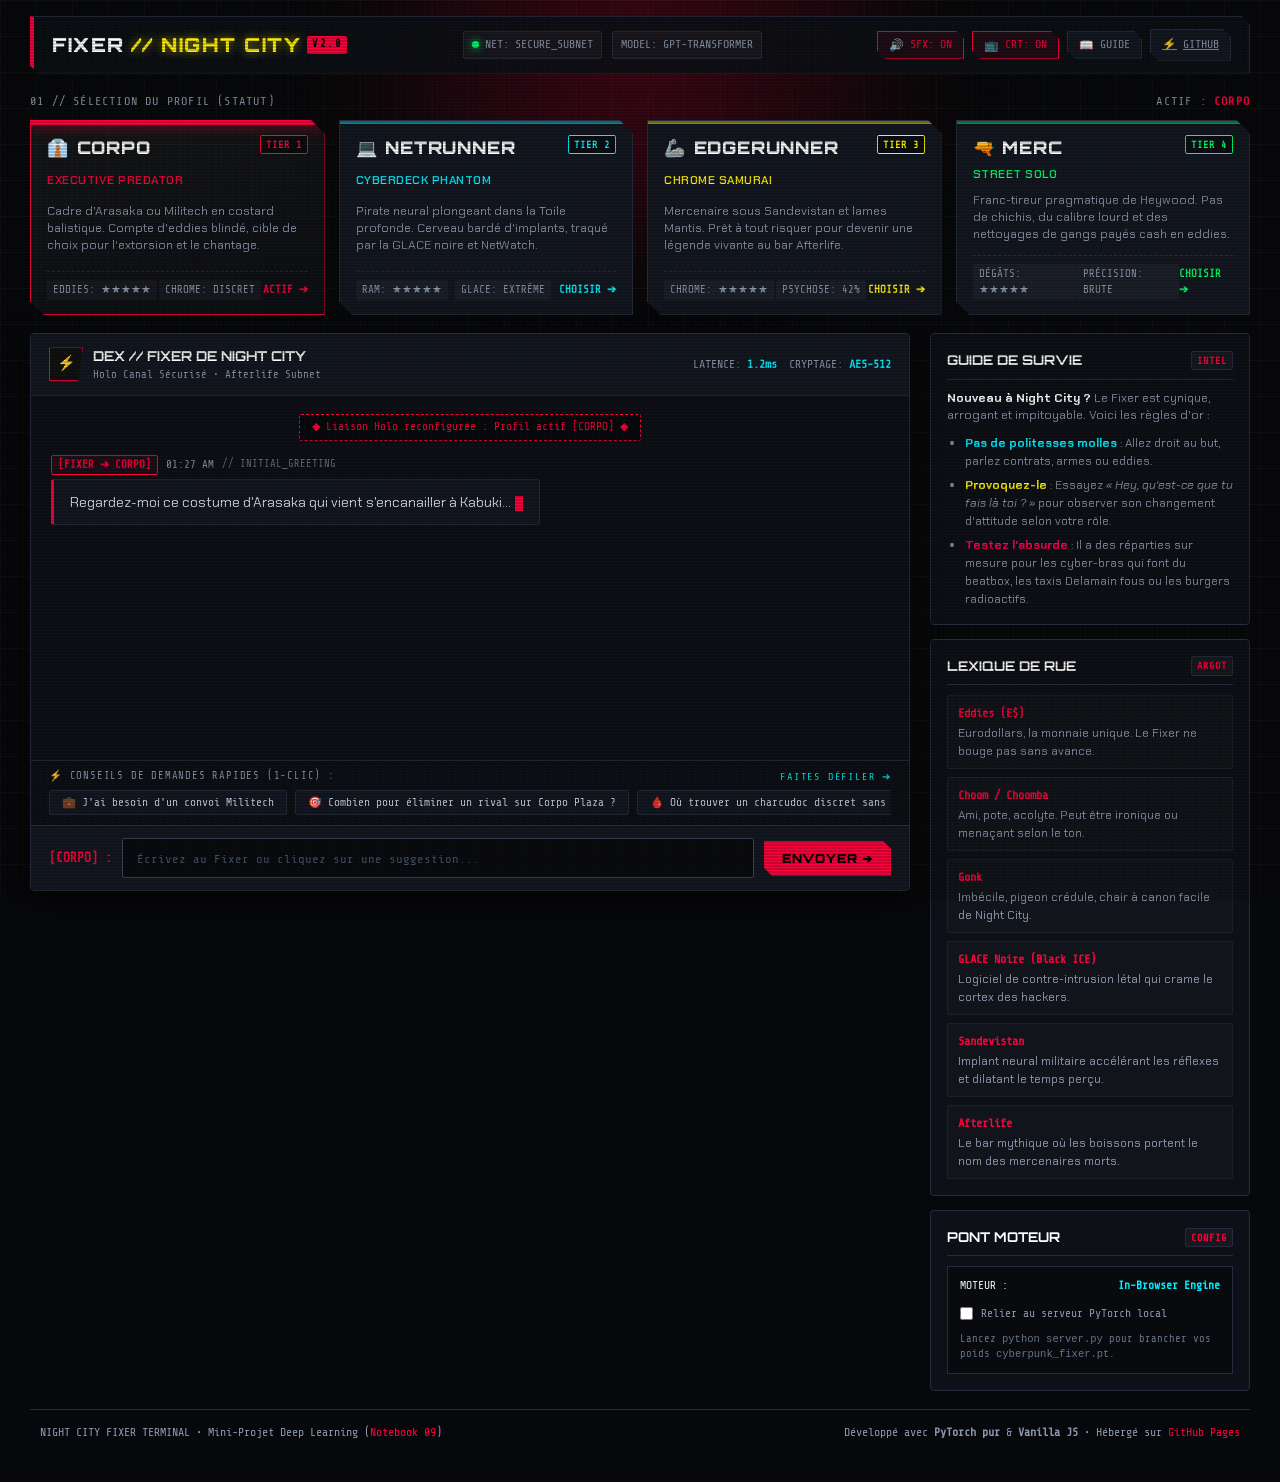
<file: index.html>
<!DOCTYPE html>
<html lang="fr">
<head>
  <meta charset="UTF-8">
  <meta http-equiv="refresh" content="0; url=docs/index.html">
  <title>Cyberpunk Fixer GPT - Redirection</title>
  <script>
    window.location.href = "docs/index.html";
  </script>
</head>
<body style="background: #07080b; color: #fcee0a; font-family: monospace; display: flex; align-items: center; justify-content: center; height: 100vh; margin: 0;">
  <p>CONNEXION HOLO EN COURS... <a href="docs/index.html" style="color: #00f0ff;">Cliquez ici si la redirection ne se fait pas automatiquement</a>.</p>
</body>
</html>
</file>
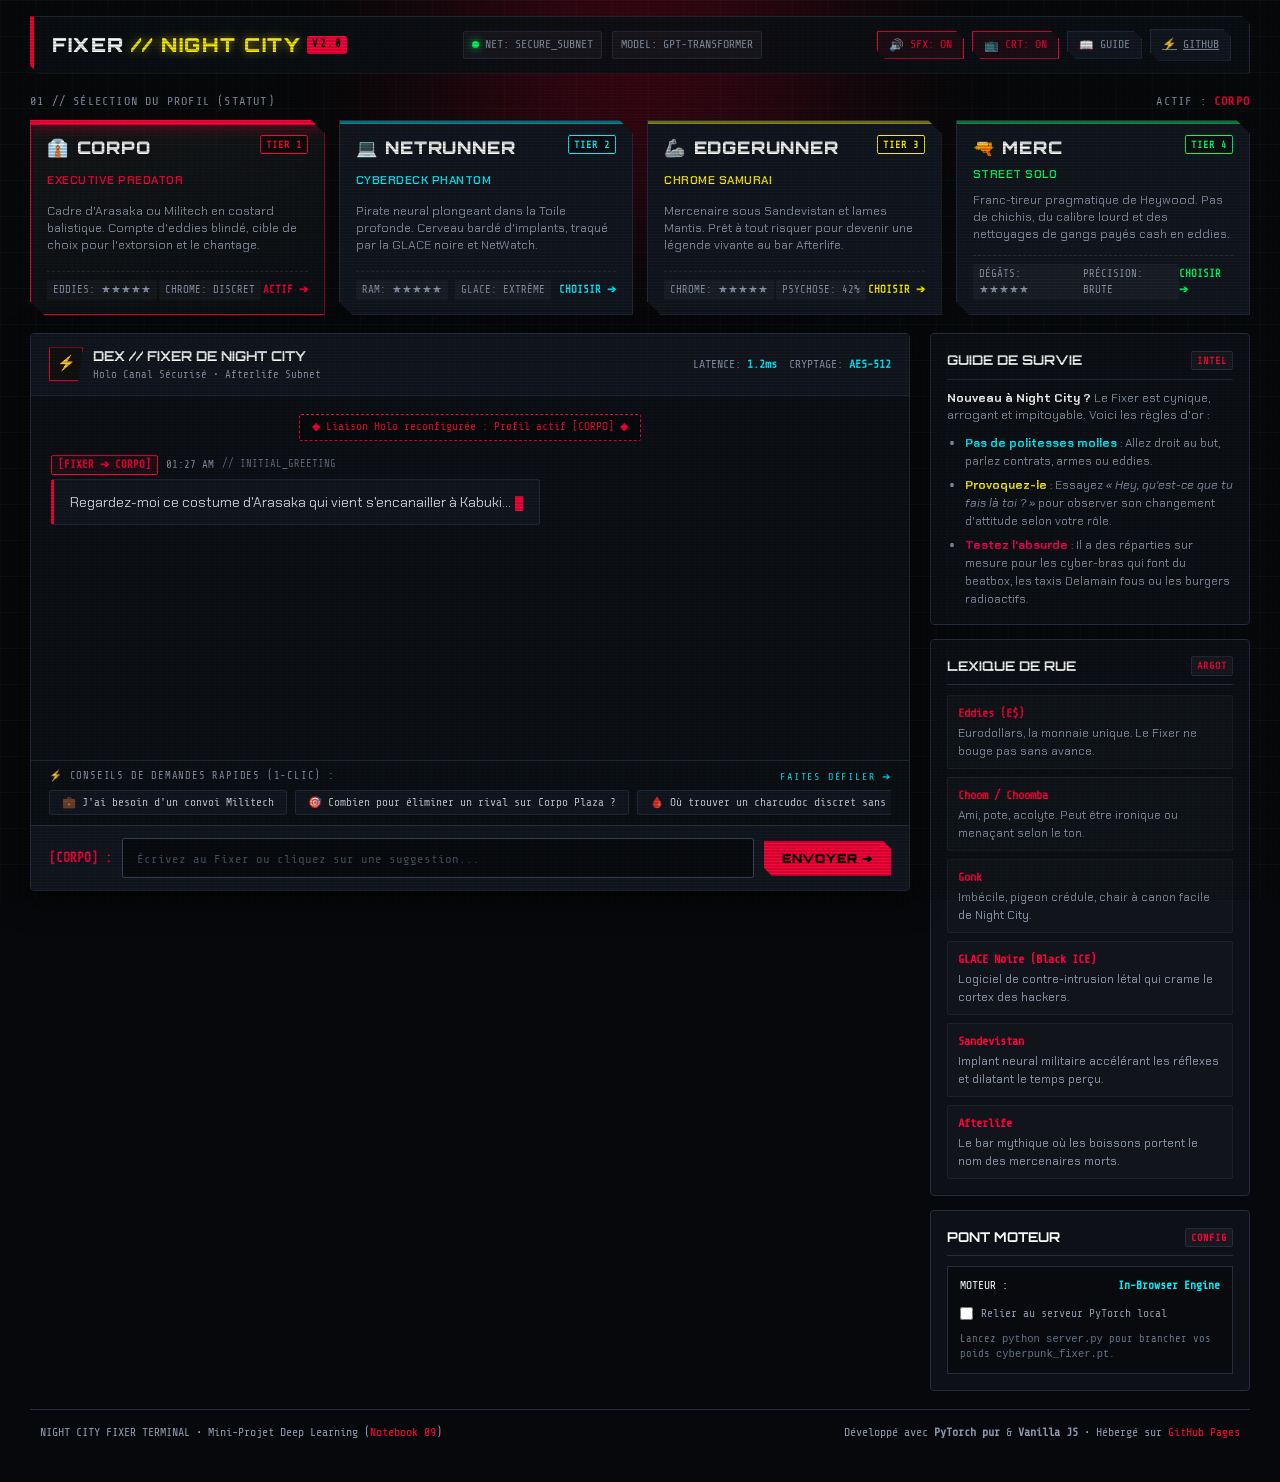
<file: docs/index.html>
<!DOCTYPE html>
<html lang="fr">
<head>
  <meta charset="UTF-8">
  <meta name="viewport" content="width=device-width, initial-scale=1.0, maximum-scale=5.0">
  <title>Cyberpunk Fixer — Terminal de Night City & Holo Interface</title>
  <meta name="description" content="Interface web interactive avec le Fixer de Night City. Conditionnement dynamique par rôle (CORPO, NETRUNNER, EDGERUNNER, MERC) inspiré de Cyberpunk 2077 et cyberpunktcg.com">
  <link rel="icon" href="data:image/svg+xml,<svg xmlns=%22http://www.w3.org/2000/svg%22 viewBox=%220 0 100 100%22><text y=%22.9em%22 font-size=%2290%22>⚡</text></svg>">
  <link rel="stylesheet" href="style.css">
</head>
<body data-role="CORPO">

  <!-- Cyber Grid Background and Ambient Glow -->
  <div class="bg-grid"></div>
  <div class="bg-ambient-glow"></div>

  <div class="app-container">

    <!-- ==============================================================================
         HUD HEADER
         ============================================================================== -->
    <header class="hud-header">
      <div class="brand-section">
        <div class="brand-logo-glitch">
          FIXER <span class="accent">// NIGHT CITY</span>
          <span class="version">v2.0</span>
        </div>
      </div>

      <div class="telemetry-badges">
        <div class="badge-item">
          <span class="indicator"></span>
          <span class="badge-text-full">NET: SECURE_SUBNET</span>
          <span class="badge-text-mobile">ONLINE</span>
        </div>
        <div class="badge-item badge-desktop-only">
          <span>MODEL: GPT-TRANSFORMER</span>
        </div>
      </div>

      <div class="hud-controls">
        <button id="sfx-toggle" class="hud-btn active" title="Activer/Désactiver les effets audio">
          <span class="btn-icon">🔊</span> <span class="btn-text">SFX: ON</span>
        </button>
        <button id="scanlines-toggle" class="hud-btn active" title="Activer/Désactiver les lignes CRT">
          <span class="btn-icon">📺</span> <span class="btn-text">CRT: ON</span>
        </button>
        <button id="intel-toggle-btn" class="hud-btn" title="Afficher/Masquer le guide de survie">
          <span class="btn-icon">📖</span> <span class="btn-text">GUIDE</span>
        </button>
        <a href="https://github.com/oscarcaux7/Cyberpunk-Fixer-GPT" target="_blank" rel="noopener noreferrer" class="hud-btn btn-repo" title="Voir le code sur GitHub">
          <span class="btn-icon">⚡</span> <span class="btn-text">GITHUB</span>
        </a>
      </div>
    </header>

    <!-- ==============================================================================
         SECTION 1 : TCG PERSONA CARDS (CHOISIR TON STATUT)
         ============================================================================== -->
    <section class="persona-section">
      <div class="section-label">
        <span>01 // SÉLECTION DU PROFIL (STATUT)</span>
        <span>ACTIF : <span class="accent-tag" id="fixer-role-badge">CORPO</span></span>
      </div>

      <div class="cards-grid">
        <!-- CARD 1: CORPO -->
        <article class="tcg-card selected" data-role-card="CORPO" tabindex="0" role="button" aria-pressed="true">
          <div class="card-header">
            <h2 class="role-title">👔 CORPO</h2>
            <span class="role-badge">TIER 1</span>
          </div>
          <div class="card-subtitle">Executive Predator</div>
          <p class="card-bio">
            Cadre d'Arasaka ou Militech en costard balistique. Compte d'eddies blindé, cible de choix pour l'extorsion et le chantage.
          </p>
          <div class="card-footer">
            <span class="stat-pill">EDDIES: ★★★★★</span>
            <span class="stat-pill desktop-stat">CHROME: DISCRET</span>
            <span class="select-indicator">ACTIF ➔</span>
          </div>
        </article>

        <!-- CARD 2: NETRUNNER -->
        <article class="tcg-card" data-role-card="NETRUNNER" tabindex="0" role="button" aria-pressed="false">
          <div class="card-header">
            <h2 class="role-title">💻 NETRUNNER</h2>
            <span class="role-badge">TIER 2</span>
          </div>
          <div class="card-subtitle">Cyberdeck Phantom</div>
          <p class="card-bio">
            Pirate neural plongeant dans la Toile profonde. Cerveau bardé d'implants, traqué par la GLACE noire et NetWatch.
          </p>
          <div class="card-footer">
            <span class="stat-pill">RAM: ★★★★★</span>
            <span class="stat-pill desktop-stat">GLACE: EXTRÊME</span>
            <span class="select-indicator">CHOISIR ➔</span>
          </div>
        </article>

        <!-- CARD 3: EDGERUNNER -->
        <article class="tcg-card" data-role-card="EDGERUNNER" tabindex="0" role="button" aria-pressed="false">
          <div class="card-header">
            <h2 class="role-title">🦾 EDGERUNNER</h2>
            <span class="role-badge">TIER 3</span>
          </div>
          <div class="card-subtitle">Chrome Samurai</div>
          <p class="card-bio">
            Mercenaire sous Sandevistan et lames Mantis. Prêt à tout risquer pour devenir une légende vivante au bar Afterlife.
          </p>
          <div class="card-footer">
            <span class="stat-pill">CHROME: ★★★★★</span>
            <span class="stat-pill desktop-stat">PSYCHOSE: 42%</span>
            <span class="select-indicator">CHOISIR ➔</span>
          </div>
        </article>

        <!-- CARD 4: MERC -->
        <article class="tcg-card" data-role-card="MERC" tabindex="0" role="button" aria-pressed="false">
          <div class="card-header">
            <h2 class="role-title">🔫 MERC</h2>
            <span class="role-badge">TIER 4</span>
          </div>
          <div class="card-subtitle">Street Solo</div>
          <p class="card-bio">
            Franc-tireur pragmatique de Heywood. Pas de chichis, du calibre lourd et des nettoyages de gangs payés cash en eddies.
          </p>
          <div class="card-footer">
            <span class="stat-pill">DÉGÂTS: ★★★★★</span>
            <span class="stat-pill desktop-stat">PRÉCISION: BRUTE</span>
            <span class="select-indicator">CHOISIR ➔</span>
          </div>
        </article>
      </div>
    </section>

    <!-- ==============================================================================
         SECTION 2 : WORKSPACE (TERMINAL HOLO + GUIDE DE NUIT)
         ============================================================================== -->
    <main class="main-workspace">

      <!-- TERMINAL CHAT CONTAINER (CENTERED HERO ELEMENT) -->
      <section class="terminal-hud" id="terminal-hud">
        <div class="terminal-header">
          <div class="fixer-identity">
            <div class="fixer-avatar">⚡</div>
            <div class="fixer-meta">
              <div class="name">DEX // FIXER DE NIGHT CITY</div>
              <div class="location">Holo Canal Sécurisé • Afterlife Subnet</div>
            </div>
          </div>
          <div class="terminal-stats">
            <div class="hud-stat-item"><span class="label">LATENCE:</span> <span class="val">1.2ms</span></div>
            <div class="hud-stat-item desktop-stat"><span class="label">CRYPTAGE:</span> <span class="val">AES-512</span></div>
          </div>
        </div>

        <!-- Chat Log Stream -->
        <div class="chat-log" id="chat-log"></div>

        <!-- Suggestion Chips Bar -->
        <div class="suggestions-bar">
          <div class="suggestions-title">
            <span>⚡ CONSEILS DE DEMANDES RAPIDES (1-CLIC) :</span>
            <span class="chips-hint">FAITES DÉFILER ➔</span>
          </div>
          <div class="chips-wrapper" id="chips-container">
            <!-- Dynamically populated by JS according to role -->
          </div>
        </div>

        <!-- Input Bar (Centered & Protected against edge crop) -->
        <div class="terminal-input-bar">
          <span class="input-prefix" id="input-prefix" data-full="[CORPO] :" data-short="👔 :">[CORPO] :</span>
          <input
            type="text"
            id="user-input"
            class="terminal-input"
            placeholder="Écrivez au Fixer ou cliquez sur une suggestion..."
            autocomplete="off"
            spellcheck="false"
          >
          <button id="send-btn" class="send-btn" title="Envoyer le message">
            <span class="btn-text-full">ENVOYER ➔</span>
            <span class="btn-text-mobile">➔</span>
          </button>
        </div>
      </section>

      <!-- SIDEBAR : LORE INTEL & NIGHT CITY SURVIVAL GUIDE -->
      <aside class="intel-sidebar" id="intel-sidebar">

        <!-- Mobile Close Button inside drawer -->
        <div class="sidebar-mobile-header">
          <span>📖 GUIDE DE SURVIE & LEXIQUE</span>
          <button id="sidebar-close-btn" class="hud-btn" style="padding: 2px 8px;">✕ FERMER</button>
        </div>

        <!-- Panel 1: Conseils pour débutants -->
        <div class="intel-panel">
          <div class="panel-title">
            <span>GUIDE DE SURVIE</span>
            <span class="tag">INTEL</span>
          </div>
          <p class="panel-desc">
            <strong style="color: #fff;">Nouveau à Night City ?</strong> Le Fixer est cynique, arrogant et impitoyable. Voici les règles d'or :
          </p>
          <ul class="intel-tips-list">
            <li><strong style="color: var(--neon-cyan);">Pas de politesses molles</strong> : Allez droit au but, parlez contrats, armes ou eddies.</li>
            <li><strong style="color: var(--neon-yellow);">Provoquez-le</strong> : Essayez <em>« Hey, qu'est-ce que tu fais là toi ? »</em> pour observer son changement d'attitude selon votre rôle.</li>
            <li><strong style="color: var(--neon-pink);">Testez l'absurde</strong> : Il a des réparties sur mesure pour les cyber-bras qui font du beatbox, les taxis Delamain fous ou les burgers radioactifs.</li>
          </ul>
        </div>

        <!-- Panel 2: Lexique d'Argot de Rue -->
        <div class="intel-panel">
          <div class="panel-title">
            <span>LEXIQUE DE RUE</span>
            <span class="tag">ARGOT</span>
          </div>
          <div class="glossary-list">
            <div class="glossary-item">
              <span class="term">Eddies (E$)</span>
              <span class="def">Eurodollars, la monnaie unique. Le Fixer ne bouge pas sans avance.</span>
            </div>
            <div class="glossary-item">
              <span class="term">Choom / Choomba</span>
              <span class="def">Ami, pote, acolyte. Peut être ironique ou menaçant selon le ton.</span>
            </div>
            <div class="glossary-item">
              <span class="term">Gonk</span>
              <span class="def">Imbécile, pigeon crédule, chair à canon facile de Night City.</span>
            </div>
            <div class="glossary-item">
              <span class="term">GLACE Noire (Black ICE)</span>
              <span class="def">Logiciel de contre-intrusion létal qui crame le cortex des hackers.</span>
            </div>
            <div class="glossary-item">
              <span class="term">Sandevistan</span>
              <span class="def">Implant neural militaire accélérant les réflexes et dilatant le temps perçu.</span>
            </div>
            <div class="glossary-item">
              <span class="term">Afterlife</span>
              <span class="def">Le bar mythique où les boissons portent le nom des mercenaires morts.</span>
            </div>
          </div>
        </div>

        <!-- Panel 3: Pont PyTorch Local Optionnel -->
        <div class="intel-panel">
          <div class="panel-title">
            <span>PONT MOTEUR</span>
            <span class="tag">CONFIG</span>
          </div>
          <div class="backend-box">
            <div class="backend-status-line">
              <span>MOTEUR :</span>
              <span class="status-tag-active" id="backend-label">In-Browser Engine</span>
            </div>
            <label class="backend-toggle-label">
              <input type="checkbox" id="local-backend-toggle">
              <span>Relier au serveur PyTorch local</span>
            </label>
            <div class="backend-hint">
              Lancez <code>python server.py</code> pour brancher vos poids <code>cyberpunk_fixer.pt</code>.
            </div>
          </div>
        </div>

      </aside>

      <!-- Mobile Sidebar Backdrop overlay -->
      <div class="sidebar-backdrop" id="sidebar-backdrop"></div>

    </main>

    <!-- FOOTER -->
    <footer class="hud-footer">
      <div>
        NIGHT CITY FIXER TERMINAL • Mini-Projet Deep Learning (<a href="https://github.com/oscarcaux7/Cyberpunk-Fixer-GPT/blob/main/09_cyberpunk_fixer.ipynb" target="_blank" rel="noopener noreferrer">Notebook 09</a>)
      </div>
      <div>
        Développé avec <strong>PyTorch pur</strong> & <strong>Vanilla JS</strong> • Hébergé sur <a href="https://github.com/oscarcaux7/Cyberpunk-Fixer-GPT" target="_blank" rel="noopener noreferrer">GitHub Pages</a>
      </div>
    </footer>

  </div>

  <script src="cyberpunk-engine.js"></script>
  <script src="app.js"></script>
</body>
</html>
</file>
<file: docs/style.css>
/* ==============================================================================
   CYBERPUNK FIXER - STYLESHEET (Mobile-Friendly & Centered Desktop Layout)
   Inspired by cyberpunktcg.com & Cyberpunk 2077 HUD Design System
   ============================================================================== */

@import url('https://fonts.googleapis.com/css2?family=Chakra+Petch:ital,wght@0,400;0,600;0,700;1,700&family=Orbitron:wght@500;700;900&family=Share+Tech+Mono&display=swap');

:root {
  --bg-primary: #07080b;
  --bg-secondary: #0d1017;
  --bg-card: #131722;
  --bg-card-hover: #181d2b;
  --border-dim: #262c3d;
  --border-bright: #3d4763;
  
  /* Cyberpunk Signature Palette */
  --neon-yellow: #fcee0a;
  --neon-cyan: #00f0ff;
  --neon-pink: #ff0055;
  --neon-red: #ff003c;
  --neon-green: #00ff66;
  --neon-purple: #a855f7;
  
  /* Active Role Theme (defaults to CORPO: red/gold) */
  --theme-accent: #ff003c;
  --theme-glow: rgba(255, 0, 60, 0.4);
  --theme-tag: #ff003c;
  --theme-bg-subtle: rgba(255, 0, 60, 0.08);

  --text-primary: #f0f4fc;
  --text-muted: #8d98af;
  --text-dark: #07080b;

  --font-display: 'Orbitron', 'Chakra Petch', sans-serif;
  --font-ui: 'Chakra Petch', sans-serif;
  --font-mono: 'Share Tech Mono', monospace;

  --clip-cut-corner: polygon(0 0, calc(100% - 14px) 0, 100% 14px, 100% 100%, 14px 100%, 0 calc(100% - 14px));
  --clip-cut-btn: polygon(0 0, calc(100% - 8px) 0, 100% 8px, 100% 100%, 8px 100%, 0 calc(100% - 8px));
}

/* Dynamic Themes set via data-role */
body[data-role="CORPO"] {
  --theme-accent: #ff003c;
  --theme-glow: rgba(255, 0, 60, 0.45);
  --theme-tag: #ff003c;
  --theme-bg-subtle: rgba(255, 0, 60, 0.08);
}

body[data-role="NETRUNNER"] {
  --theme-accent: #00f0ff;
  --theme-glow: rgba(0, 240, 255, 0.45);
  --theme-tag: #00f0ff;
  --theme-bg-subtle: rgba(0, 240, 255, 0.08);
}

body[data-role="EDGERUNNER"] {
  --theme-accent: #fcee0a;
  --theme-glow: rgba(252, 238, 10, 0.45);
  --theme-tag: #fcee0a;
  --theme-bg-subtle: rgba(252, 238, 10, 0.08);
}

body[data-role="MERC"] {
  --theme-accent: #00ff66;
  --theme-glow: rgba(0, 255, 102, 0.45);
  --theme-tag: #00ff66;
  --theme-bg-subtle: rgba(0, 255, 102, 0.08);
}

/* RESET & BASE */
*, *::before, *::after {
  box-sizing: border-box;
  margin: 0;
  padding: 0;
}

html, body {
  background-color: var(--bg-primary);
  color: var(--text-primary);
  font-family: var(--font-ui);
  font-size: 15px;
  line-height: 1.5;
  min-height: 100vh;
  overflow-x: hidden;
  -webkit-text-size-adjust: 100%;
}

/* Scanline and CRT Glitch Overlay */
body::before {
  content: " ";
  position: fixed;
  top: 0; left: 0; bottom: 0; right: 0;
  background: linear-gradient(rgba(18, 16, 16, 0) 50%, rgba(0, 0, 0, 0.22) 50%), linear-gradient(90deg, rgba(255, 0, 0, 0.025), rgba(0, 255, 0, 0.01), rgba(0, 255, 0, 0.025));
  background-size: 100% 3px, 6px 100%;
  pointer-events: none;
  z-index: 9999;
  opacity: 0.85;
}

body.no-scanlines::before {
  display: none;
}

/* Cyber Grid Background */
.bg-grid {
  position: fixed;
  inset: 0;
  background-image: 
    linear-gradient(to right, rgba(255, 255, 255, 0.025) 1px, transparent 1px),
    linear-gradient(to bottom, rgba(255, 255, 255, 0.025) 1px, transparent 1px);
  background-size: 36px 36px;
  pointer-events: none;
  z-index: 0;
}

.bg-ambient-glow {
  position: fixed;
  top: -120px;
  left: 50%;
  transform: translateX(-50%);
  width: min(800px, 90vw);
  height: 350px;
  background: radial-gradient(circle, var(--theme-glow) 0%, transparent 70%);
  pointer-events: none;
  z-index: 0;
  transition: background 0.6s ease;
  filter: blur(60px);
  opacity: 0.6;
}

/* CONTAINER (Centered with balanced padding) */
.app-container {
  position: relative;
  z-index: 1;
  max-width: 1260px;
  margin: 0 auto;
  padding: 16px 20px 40px;
  display: flex;
  flex-direction: column;
  gap: 18px;
  width: 100%;
}

/* ==============================================================================
   HEADER HUD
   ============================================================================== */
.hud-header {
  display: flex;
  justify-content: space-between;
  align-items: center;
  flex-wrap: wrap;
  gap: 12px;
  padding: 12px 18px;
  background: rgba(13, 16, 23, 0.9);
  border: 1px solid var(--border-dim);
  border-left: 4px solid var(--theme-accent);
  clip-path: var(--clip-cut-btn);
  backdrop-filter: blur(10px);
  transition: border-color 0.4s ease;
  width: 100%;
}

.brand-section {
  display: flex;
  align-items: center;
  gap: 12px;
}

.brand-logo-glitch {
  font-family: var(--font-display);
  font-size: 1.3rem;
  font-weight: 900;
  letter-spacing: 1.5px;
  color: #fff;
  text-transform: uppercase;
  display: flex;
  align-items: center;
  gap: 6px;
}

.brand-logo-glitch span.accent {
  color: var(--neon-yellow);
  text-shadow: 0 0 10px rgba(252, 238, 10, 0.6);
}

.brand-logo-glitch span.version {
  font-size: 0.7rem;
  font-family: var(--font-mono);
  background: var(--theme-accent);
  color: #000;
  font-weight: 700;
  padding: 1px 5px;
  border-radius: 2px;
  transition: background 0.4s ease;
}

.telemetry-badges {
  display: flex;
  align-items: center;
  gap: 10px;
  font-family: var(--font-mono);
  font-size: 0.78rem;
}

.badge-item {
  display: flex;
  align-items: center;
  gap: 6px;
  background: rgba(255, 255, 255, 0.04);
  padding: 4px 8px;
  border: 1px solid var(--border-dim);
  border-radius: 2px;
  color: var(--text-muted);
}

.badge-item .indicator {
  width: 7px;
  height: 7px;
  border-radius: 50%;
  background: var(--neon-green);
  box-shadow: 0 0 8px var(--neon-green);
  animation: pulse-dot 2s infinite ease-in-out;
}

.badge-text-mobile {
  display: none;
}

@keyframes pulse-dot {
  0%, 100% { opacity: 1; transform: scale(1); }
  50% { opacity: 0.4; transform: scale(0.85); }
}

.hud-controls {
  display: flex;
  align-items: center;
  gap: 8px;
  flex-wrap: wrap;
}

.hud-btn {
  background: var(--bg-card);
  border: 1px solid var(--border-dim);
  color: var(--text-muted);
  font-family: var(--font-mono);
  font-size: 0.78rem;
  padding: 6px 11px;
  cursor: pointer;
  display: inline-flex;
  align-items: center;
  gap: 6px;
  clip-path: var(--clip-cut-btn);
  transition: all 0.2s ease;
  user-select: none;
  white-space: nowrap;
}

.hud-btn:hover {
  background: var(--bg-card-hover);
  border-color: var(--theme-accent);
  color: #fff;
  box-shadow: 0 0 10px var(--theme-glow);
}

.hud-btn.active {
  background: var(--theme-bg-subtle);
  border-color: var(--theme-accent);
  color: var(--theme-accent);
}

/* ==============================================================================
   SECTION 1 : TCG PERSONA CARDS (CHOISIR TON STATUT)
   ============================================================================== */
.persona-section {
  display: flex;
  flex-direction: column;
  gap: 10px;
  width: 100%;
}

.section-label {
  display: flex;
  justify-content: space-between;
  align-items: center;
  font-family: var(--font-mono);
  font-size: 0.8rem;
  text-transform: uppercase;
  color: var(--text-muted);
  letter-spacing: 1.2px;
}

.section-label span.accent-tag {
  color: var(--theme-accent);
  font-weight: 700;
}

.cards-grid {
  display: grid;
  grid-template-columns: repeat(4, 1fr);
  gap: 14px;
  width: 100%;
}

/* TCG Card Design */
.tcg-card {
  position: relative;
  background: var(--bg-card);
  border: 1px solid var(--border-dim);
  padding: 14px 16px;
  clip-path: var(--clip-cut-corner);
  cursor: pointer;
  transition: all 0.22s cubic-bezier(0.16, 1, 0.3, 1);
  display: flex;
  flex-direction: column;
  justify-content: space-between;
  min-height: 180px;
  overflow: hidden;
  user-select: none;
}

.tcg-card::before {
  content: "";
  position: absolute;
  top: 0; left: 0; right: 0;
  height: 3px;
  background: var(--card-accent, #666);
  opacity: 0.5;
  transition: all 0.22s ease;
}

.tcg-card[data-role-card="CORPO"] { --card-accent: #ff003c; }
.tcg-card[data-role-card="NETRUNNER"] { --card-accent: #00f0ff; }
.tcg-card[data-role-card="EDGERUNNER"] { --card-accent: #fcee0a; }
.tcg-card[data-role-card="MERC"] { --card-accent: #00ff66; }

.tcg-card:hover {
  background: var(--bg-card-hover);
  border-color: var(--card-accent);
  transform: translateY(-3px);
  box-shadow: 0 8px 20px rgba(0, 0, 0, 0.5), 0 0 12px rgba(255, 255, 255, 0.05);
}

.tcg-card:hover::before {
  opacity: 1;
  box-shadow: 0 0 12px var(--card-accent);
}

.tcg-card.selected {
  background: linear-gradient(165deg, rgba(255, 255, 255, 0.06) 0%, rgba(13, 16, 23, 0.95) 100%);
  border-color: var(--card-accent);
  box-shadow: 0 0 20px rgba(0, 0, 0, 0.7), 0 0 12px var(--card-accent);
}

.tcg-card.selected::before {
  height: 4px;
  opacity: 1;
  box-shadow: 0 0 14px var(--card-accent);
}

.tcg-card .card-header {
  display: flex;
  justify-content: space-between;
  align-items: flex-start;
  margin-bottom: 6px;
}

.tcg-card .role-title {
  font-family: var(--font-display);
  font-size: 1.15rem;
  font-weight: 900;
  letter-spacing: 0.8px;
  color: #fff;
  display: flex;
  align-items: center;
  gap: 6px;
}

.tcg-card .role-badge {
  font-family: var(--font-mono);
  font-size: 0.68rem;
  padding: 1px 5px;
  border: 1px solid var(--card-accent);
  color: var(--card-accent);
  background: rgba(0, 0, 0, 0.4);
  font-weight: 700;
  border-radius: 2px;
}

.tcg-card .card-subtitle {
  font-size: 0.78rem;
  font-weight: 600;
  color: var(--card-accent);
  text-transform: uppercase;
  letter-spacing: 0.5px;
  margin-bottom: 8px;
}

.tcg-card .card-bio {
  font-size: 0.82rem;
  color: var(--text-muted);
  line-height: 1.38;
  margin-bottom: 12px;
}

.tcg-card .card-footer {
  display: flex;
  justify-content: space-between;
  align-items: center;
  padding-top: 8px;
  border-top: 1px dashed var(--border-dim);
  font-family: var(--font-mono);
  font-size: 0.72rem;
  color: var(--text-muted);
}

.card-footer .stat-pill {
  background: rgba(255, 255, 255, 0.04);
  padding: 2px 6px;
  border-radius: 2px;
}

.card-footer .select-indicator {
  color: var(--card-accent);
  font-weight: 700;
  display: flex;
  align-items: center;
  gap: 4px;
}

/* ==============================================================================
   MAIN WORKSPACE : CHAT TERMINAL & INTEL DRAWER
   ============================================================================== */
.main-workspace {
  display: grid;
  grid-template-columns: minmax(0, 1fr) 320px;
  gap: 20px;
  width: 100%;
  align-items: start;
}

/* TERMINAL HOLO CONTAINER (Centered & protected from overflow) */
.terminal-hud {
  background: var(--bg-secondary);
  border: 1px solid var(--border-dim);
  border-radius: 4px;
  display: flex;
  flex-direction: column;
  height: clamp(500px, 62vh, 640px);
  box-shadow: 0 10px 30px rgba(0, 0, 0, 0.6);
  position: relative;
  overflow: hidden;
  width: 100%;
  box-sizing: border-box;
}

.terminal-header {
  display: flex;
  justify-content: space-between;
  align-items: center;
  padding: 12px 18px;
  background: var(--bg-card);
  border-bottom: 1px solid var(--border-dim);
  font-family: var(--font-mono);
  font-size: 0.78rem;
  width: 100%;
  box-sizing: border-box;
}

.fixer-identity {
  display: flex;
  align-items: center;
  gap: 10px;
}

.fixer-avatar {
  width: 34px;
  height: 34px;
  background: #111;
  border: 1px solid var(--theme-accent);
  clip-path: polygon(0 0, 100% 0, 85% 100%, 0% 100%);
  display: flex;
  align-items: center;
  justify-content: center;
  color: var(--theme-accent);
  font-weight: 900;
  font-size: 1rem;
  box-shadow: 0 0 10px var(--theme-glow);
  flex-shrink: 0;
}

.fixer-meta .name {
  font-family: var(--font-display);
  font-weight: 700;
  color: #fff;
  font-size: 0.9rem;
}

.fixer-meta .location {
  font-size: 0.72rem;
  color: var(--text-muted);
}

.terminal-stats {
  display: flex;
  align-items: center;
  gap: 12px;
}

.hud-stat-item {
  color: var(--text-muted);
}
.hud-stat-item span.val {
  color: var(--neon-cyan);
  font-weight: 700;
}

/* CHAT LOG STREAM */
.chat-log {
  flex: 1;
  padding: 18px 20px;
  overflow-y: auto;
  display: flex;
  flex-direction: column;
  gap: 14px;
  scroll-behavior: smooth;
  width: 100%;
  box-sizing: border-box;
}

.chat-log::-webkit-scrollbar {
  width: 6px;
}
.chat-log::-webkit-scrollbar-track {
  background: var(--bg-secondary);
}
.chat-log::-webkit-scrollbar-thumb {
  background: var(--border-bright);
}
.chat-log::-webkit-scrollbar-thumb:hover {
  background: var(--theme-accent);
}

.message-row {
  display: flex;
  flex-direction: column;
  gap: 4px;
  max-width: 86%;
  animation: fadeInMsg 0.22s cubic-bezier(0.16, 1, 0.3, 1);
}

@keyframes fadeInMsg {
  from { opacity: 0; transform: translateY(6px); }
  to { opacity: 1; transform: translateY(0); }
}

.message-row.user {
  align-self: flex-end;
}

.message-row.fixer {
  align-self: flex-start;
}

.message-meta {
  display: flex;
  align-items: center;
  gap: 8px;
  font-family: var(--font-mono);
  font-size: 0.72rem;
  color: var(--text-muted);
}

.message-meta .sender-tag {
  font-weight: 700;
  padding: 1px 6px;
  border-radius: 2px;
}

.message-row.user .sender-tag {
  background: rgba(255, 255, 255, 0.08);
  color: #fff;
}

.message-row.fixer .sender-tag {
  background: var(--theme-bg-subtle);
  color: var(--theme-accent);
  border: 1px solid var(--theme-accent);
}

.message-body {
  padding: 12px 16px;
  border-radius: 3px;
  font-size: 0.92rem;
  line-height: 1.45;
  position: relative;
  word-break: break-word;
}

.message-row.user .message-body {
  background: #1b202e;
  border: 1px solid var(--border-bright);
  color: #fff;
}

.message-row.fixer .message-body {
  background: var(--bg-card);
  border: 1px solid var(--border-dim);
  border-left: 3px solid var(--theme-accent);
  color: #e2e8f0;
}

.message-body span.cursor {
  display: inline-block;
  width: 8px;
  height: 15px;
  background: var(--theme-accent);
  vertical-align: middle;
  margin-left: 4px;
  animation: blink 0.8s infinite;
}

@keyframes blink {
  0%, 100% { opacity: 1; }
  50% { opacity: 0; }
}

/* ==============================================================================
   SUGGESTION CHIPS (SUBTLE PROMPTS FOR BEGINNERS)
   ============================================================================== */
.suggestions-bar {
  padding: 8px 18px 6px;
  background: rgba(13, 16, 23, 0.95);
  border-top: 1px solid var(--border-dim);
  display: flex;
  flex-direction: column;
  gap: 6px;
  width: 100%;
  box-sizing: border-box;
}

.suggestions-title {
  display: flex;
  justify-content: space-between;
  align-items: center;
  font-family: var(--font-mono);
  font-size: 0.7rem;
  color: var(--text-muted);
  text-transform: uppercase;
  letter-spacing: 0.8px;
}

.chips-hint {
  color: var(--neon-cyan);
  font-size: 0.68rem;
}

.chips-wrapper {
  display: flex;
  gap: 8px;
  overflow-x: auto;
  padding-bottom: 4px;
  -webkit-overflow-scrolling: touch;
  scrollbar-width: thin;
}

.chips-wrapper::-webkit-scrollbar {
  height: 3px;
}
.chips-wrapper::-webkit-scrollbar-thumb {
  background: var(--border-dim);
}

.prompt-chip {
  background: var(--bg-card);
  border: 1px solid var(--border-dim);
  color: #cbd5e1;
  font-family: var(--font-mono);
  font-size: 0.75rem;
  padding: 5px 12px;
  white-space: nowrap;
  cursor: pointer;
  border-radius: 2px;
  display: inline-flex;
  align-items: center;
  gap: 6px;
  transition: all 0.2s ease;
  flex-shrink: 0;
  user-select: none;
}

.prompt-chip span.chip-icon {
  color: var(--theme-accent);
}

.prompt-chip:hover {
  background: var(--theme-bg-subtle);
  border-color: var(--theme-accent);
  color: #fff;
  transform: translateY(-2px);
  box-shadow: 0 0 10px var(--theme-glow);
}

/* ==============================================================================
   INPUT BAR (Centered, Protected against edge cropping)
   ============================================================================== */
.terminal-input-bar {
  padding: 12px 18px;
  background: var(--bg-card);
  border-top: 1px solid var(--border-dim);
  display: flex;
  gap: 10px;
  align-items: center;
  width: 100%;
  box-sizing: border-box;
}

.input-prefix {
  font-family: var(--font-mono);
  font-size: 0.85rem;
  font-weight: 700;
  color: var(--theme-accent);
  white-space: nowrap;
  flex-shrink: 0;
}

.terminal-input {
  flex: 1 1 auto;
  min-width: 0; /* CRITICAL: Allows flex input to shrink without overflowing */
  width: 100%;
  box-sizing: border-box;
  background: #090b10;
  border: 1px solid var(--border-bright);
  color: #fff;
  font-family: var(--font-ui);
  font-size: 0.95rem;
  padding: 10px 14px;
  border-radius: 2px;
  outline: none;
  transition: border-color 0.2s ease, box-shadow 0.2s ease;
}

.terminal-input:focus {
  border-color: var(--theme-accent);
  box-shadow: 0 0 12px var(--theme-glow);
}

.terminal-input::placeholder {
  color: #4a5568;
  font-family: var(--font-mono);
  font-size: 0.82rem;
}

.send-btn {
  flex-shrink: 0; /* CRITICAL: Never gets squashed or cropped */
  background: var(--theme-accent);
  color: #000;
  border: none;
  font-family: var(--font-display);
  font-weight: 900;
  font-size: 0.82rem;
  letter-spacing: 0.8px;
  padding: 10px 18px;
  cursor: pointer;
  clip-path: var(--clip-cut-btn);
  display: inline-flex;
  align-items: center;
  justify-content: center;
  gap: 6px;
  transition: all 0.2s ease;
  white-space: nowrap;
  user-select: none;
}

.send-btn:hover {
  filter: brightness(1.2);
  transform: translateY(-1px);
  box-shadow: 0 0 14px var(--theme-glow);
}

.btn-text-mobile {
  display: none;
}

/* ==============================================================================
   SIDEBAR : LORE GUIDE & NIGHT CITY INTEL
   ============================================================================== */
.intel-sidebar {
  display: flex;
  flex-direction: column;
  gap: 14px;
  width: 100%;
}

.sidebar-mobile-header {
  display: none;
}

.sidebar-backdrop {
  display: none;
}

.intel-panel {
  background: var(--bg-secondary);
  border: 1px solid var(--border-dim);
  border-radius: 4px;
  padding: 16px;
  display: flex;
  flex-direction: column;
  gap: 10px;
  box-sizing: border-box;
}

.intel-panel .panel-title {
  font-family: var(--font-display);
  font-size: 0.9rem;
  font-weight: 700;
  color: #fff;
  display: flex;
  align-items: center;
  justify-content: space-between;
  padding-bottom: 8px;
  border-bottom: 1px solid var(--border-dim);
}

.intel-panel .panel-title span.tag {
  color: var(--theme-accent);
  font-family: var(--font-mono);
  font-size: 0.68rem;
  padding: 1px 5px;
  background: rgba(255, 255, 255, 0.04);
  border: 1px solid var(--border-dim);
  border-radius: 2px;
}

.panel-desc {
  font-size: 0.82rem;
  color: var(--text-muted);
  line-height: 1.4;
}

.intel-tips-list {
  padding-left: 18px;
  font-size: 0.8rem;
  color: var(--text-muted);
  display: flex;
  flex-direction: column;
  gap: 6px;
}

/* Street Slang Glossary */
.glossary-list {
  display: flex;
  flex-direction: column;
  gap: 8px;
}

.glossary-item {
  background: rgba(255, 255, 255, 0.02);
  border: 1px solid rgba(255, 255, 255, 0.05);
  padding: 8px 10px;
  border-radius: 2px;
  font-size: 0.8rem;
  transition: all 0.2s ease;
}

.glossary-item:hover {
  background: rgba(255, 255, 255, 0.05);
  border-color: var(--theme-accent);
}

.glossary-item .term {
  font-family: var(--font-mono);
  font-weight: 700;
  color: var(--theme-accent);
  display: block;
  margin-bottom: 2px;
}

.glossary-item .def {
  color: var(--text-muted);
  line-height: 1.32;
}

/* Local backend status indicator */
.backend-box {
  background: rgba(0, 0, 0, 0.4);
  border: 1px solid var(--border-dim);
  padding: 10px 12px;
  font-family: var(--font-mono);
  font-size: 0.76rem;
  display: flex;
  flex-direction: column;
  gap: 6px;
}

.backend-status-line {
  display: flex;
  justify-content: space-between;
  align-items: center;
}

.status-tag-active {
  color: var(--neon-cyan);
  font-weight: 700;
}

.backend-toggle-label {
  display: flex;
  align-items: center;
  gap: 8px;
  margin-top: 4px;
  cursor: pointer;
  color: var(--text-muted);
}

.backend-toggle-label input {
  accent-color: var(--theme-accent);
}

.backend-hint {
  font-size: 0.7rem;
  color: #64748b;
  margin-top: 4px;
}

/* FOOTER */
.hud-footer {
  text-align: center;
  font-family: var(--font-mono);
  font-size: 0.78rem;
  color: var(--text-muted);
  padding: 14px 10px;
  border-top: 1px solid var(--border-dim);
  display: flex;
  justify-content: space-between;
  align-items: center;
  flex-wrap: wrap;
  gap: 8px;
  width: 100%;
}

.hud-footer a {
  color: var(--theme-accent);
  text-decoration: none;
}
.hud-footer a:hover {
  text-decoration: underline;
}

/* ==============================================================================
   RESPONSIVE DESIGN SYSTEM (DESKTOP, TABLETS & SMARTPHONES)
   ============================================================================== */

/* 1. DESKTOP ZEN MODE (Collapsible sidebar for distraction-free full-width chat) */
@media (min-width: 1025px) {
  .intel-sidebar.desktop-collapsed {
    display: none;
  }
  .main-workspace.expanded {
    grid-template-columns: 1fr;
  }
}

/* 2. TABLET & COMPACT LAPTOPS (1024px and below) */
@media (max-width: 1024px) {
  .app-container {
    max-width: 960px;
    padding: 12px 14px 28px;
    gap: 14px;
  }

  .main-workspace {
    grid-template-columns: 1fr;
  }

  .terminal-hud {
    height: clamp(460px, 58vh, 580px);
  }

  .cards-grid {
    grid-template-columns: repeat(2, 1fr);
    gap: 10px;
  }

  .desktop-stat {
    display: none;
  }

  /* Intel Sidebar turns into off-canvas drawer on all touch/tablet screens */
  .intel-sidebar {
    position: fixed;
    top: 0;
    right: -105%;
    width: min(360px, 86vw);
    height: 100vh;
    background: #090c12;
    z-index: 10000;
    padding: 18px 16px;
    overflow-y: auto;
    box-shadow: -10px 0 35px rgba(0, 0, 0, 0.88);
    border-left: 2px solid var(--theme-accent);
    transition: right 0.3s cubic-bezier(0.16, 1, 0.3, 1);
  }

  .intel-sidebar.drawer-open {
    right: 0;
  }

  .sidebar-backdrop {
    display: block;
    position: fixed;
    top: 0;
    left: 0;
    width: 100vw;
    height: 100vh;
    background: rgba(0, 0, 0, 0.75);
    backdrop-filter: blur(4px);
    -webkit-backdrop-filter: blur(4px);
    z-index: 9999;
    opacity: 0;
    pointer-events: none;
    transition: opacity 0.3s ease;
  }

  .sidebar-backdrop.active {
    opacity: 1;
    pointer-events: auto;
  }

  .sidebar-mobile-header {
    display: flex;
    justify-content: space-between;
    align-items: center;
    font-family: var(--font-display);
    font-size: 0.85rem;
    font-weight: 700;
    color: #fff;
    padding-bottom: 12px;
    margin-bottom: 12px;
    border-bottom: 1px solid var(--border-dim);
  }
}

/* 3. SMARTPHONES (680px and below) */
@media (max-width: 680px) {
  html, body {
    font-size: 14px;
  }

  .app-container {
    padding: 10px 10px 20px;
    gap: 10px;
  }

  /* Compact Brand & Header */
  .hud-header {
    padding: 10px 12px;
    gap: 8px;
  }

  .brand-logo-glitch {
    font-size: 1.05rem;
  }

  .brand-logo-glitch span.version {
    font-size: 0.65rem;
  }

  .badge-text-full {
    display: none;
  }

  .badge-text-mobile {
    display: inline;
  }

  .badge-desktop-only {
    display: none;
  }

  .hud-btn .btn-text {
    display: none;
  }

  .hud-btn {
    padding: 6px 9px;
    font-size: 0.85rem;
  }

  /* Compact Touch Cards for Mobile */
  .cards-grid {
    grid-template-columns: repeat(2, 1fr);
    gap: 8px;
  }

  .tcg-card {
    min-height: auto;
    padding: 10px 12px;
  }

  .tcg-card .card-bio {
    display: none; /* Hide long paragraphs to keep chat front and center */
  }

  .tcg-card .card-subtitle {
    margin-bottom: 4px;
    font-size: 0.72rem;
  }

  .tcg-card .role-title {
    font-size: 0.95rem;
  }

  .tcg-card .card-footer {
    padding-top: 6px;
  }

  /* Terminal on Mobile */
  .terminal-hud {
    height: clamp(380px, 52vh, 480px);
    border-radius: 3px;
  }

  .terminal-header {
    padding: 10px 12px;
  }

  .terminal-stats {
    display: none; /* Prevents crowding the header on narrow viewports */
  }

  .fixer-avatar {
    width: 28px;
    height: 28px;
    font-size: 0.9rem;
  }

  .fixer-meta .name {
    font-size: 0.82rem;
  }

  .fixer-meta .location {
    font-size: 0.68rem;
    white-space: nowrap;
    overflow: hidden;
    text-overflow: ellipsis;
    max-width: 210px;
  }

  .chat-log {
    padding: 12px 14px;
    gap: 10px;
  }

  .message-row {
    max-width: 92%;
  }

  .message-meta {
    flex-wrap: wrap;
    gap: 4px;
  }

  .message-body {
    padding: 10px 12px;
    font-size: 0.88rem;
  }

  /* Suggestions Bar on Mobile */
  .suggestions-bar {
    padding: 6px 12px 4px;
  }

  .suggestions-title {
    font-size: 0.68rem;
  }

  .chips-hint {
    display: none;
  }

  .prompt-chip {
    padding: 4px 10px;
    font-size: 0.72rem;
  }

  /* Input Bar on Mobile (Center stage, zero cropping!) */
  .terminal-input-bar {
    padding: 10px 12px;
    gap: 8px;
  }

  .input-prefix {
    font-size: 0.78rem;
  }

  .terminal-input {
    font-size: 16px !important; /* Prevents auto-zoom in mobile Safari */
    padding: 8px 10px;
  }

  .terminal-input::placeholder {
    font-size: 0.75rem;
  }

  .btn-text-full {
    display: none;
  }

  .btn-text-mobile {
    display: inline;
    font-size: 0.95rem;
  }

  .send-btn {
    padding: 8px 14px;
  }

  .hud-footer {
    flex-direction: column;
    text-align: center;
    gap: 6px;
    font-size: 0.72rem;
  }
}

/* 4. ULTRA-COMPACT MOBILE PHONES (480px and below, e.g. iPhone SE, Galaxy Fold) */
@media (max-width: 480px) {
  .app-container {
    padding: 8px 8px 18px;
    gap: 8px;
  }

  /* Two-tier balanced grid header */
  .hud-header {
    display: grid;
    grid-template-columns: 1fr auto;
    grid-template-areas:
      "brand telemetry"
      "controls controls";
    align-items: center;
    gap: 8px;
    padding: 8px 10px;
  }

  .brand-section {
    grid-area: brand;
  }

  .brand-logo-glitch {
    font-size: 0.95rem;
  }

  .telemetry-badges {
    grid-area: telemetry;
    justify-content: flex-end;
  }

  .hud-controls {
    grid-area: controls;
    display: grid;
    grid-template-columns: repeat(4, 1fr);
    gap: 5px;
    width: 100%;
  }

  .hud-btn {
    width: 100%;
    justify-content: center;
    padding: 7px 4px;
    font-size: 0.9rem;
  }

  .section-label {
    font-size: 0.7rem;
    flex-wrap: wrap;
    gap: 4px;
  }

  /* Ultra-compact Cards */
  .cards-grid {
    gap: 6px;
  }

  .tcg-card {
    padding: 8px 8px;
  }

  .tcg-card .role-title {
    font-size: 0.88rem;
  }

  .tcg-card .role-badge {
    display: none; /* Keep card clean on small viewports */
  }

  .tcg-card .card-subtitle {
    font-size: 0.68rem;
  }

  .card-footer .stat-pill {
    display: none; /* Avoid footer wrapping */
  }

  .select-indicator {
    font-size: 0.68rem;
  }

  /* Compact Terminal Input */
  .terminal-input-bar {
    padding: 8px 8px;
    gap: 6px;
  }

  .input-prefix {
    font-size: 0.72rem;
  }

  .terminal-input {
    padding: 7px 8px;
  }

  .send-btn {
    padding: 7px 12px;
  }

  .message-row {
    max-width: 95%;
  }

  .fixer-meta .location {
    max-width: 160px;
  }
}
</file>
